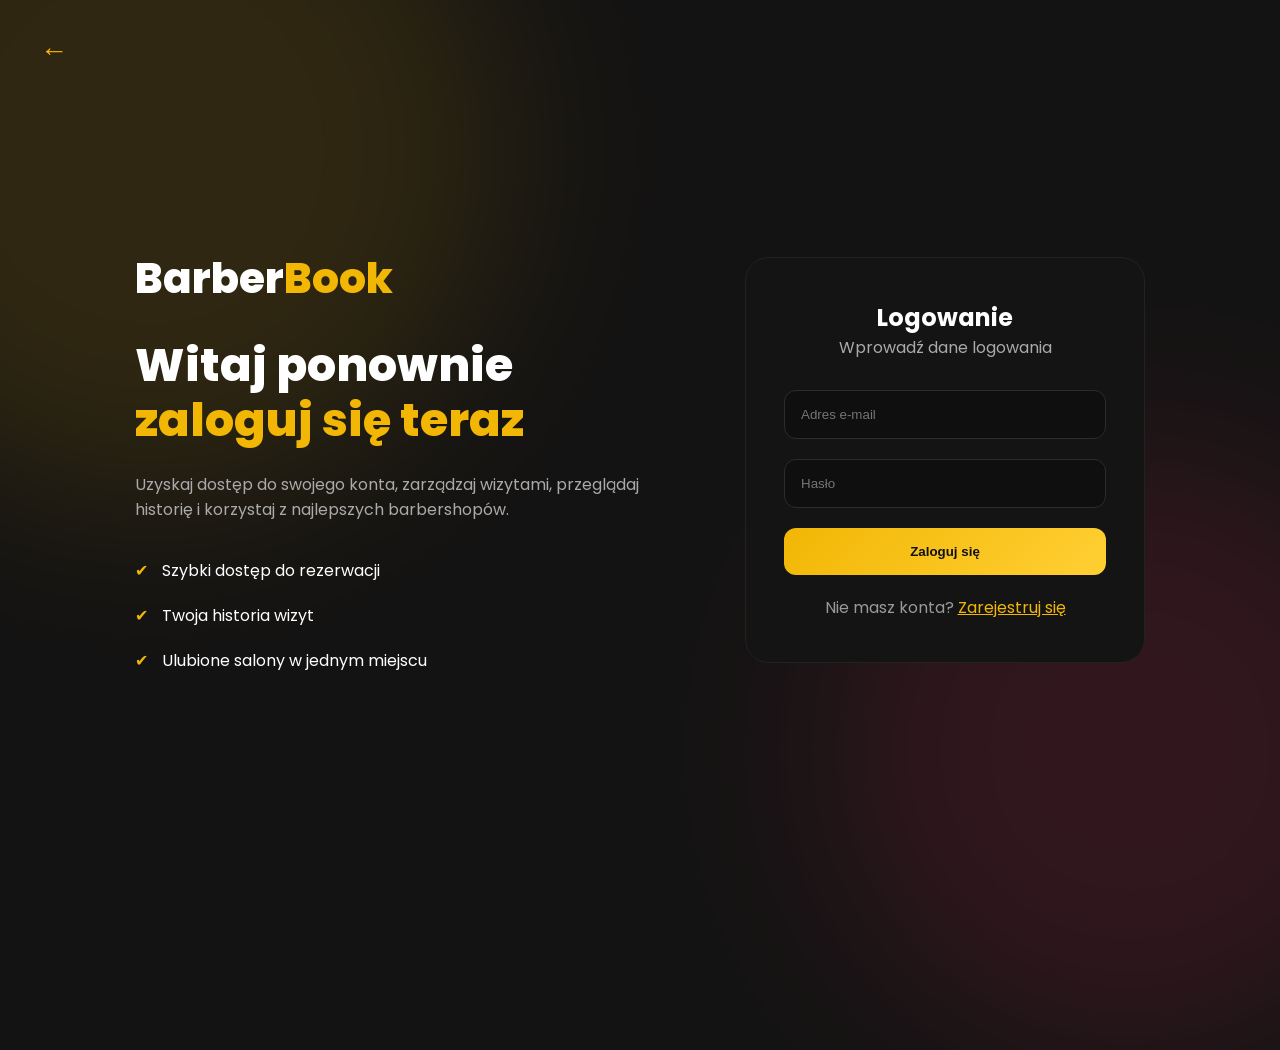
<file: frontend/wwwroot/login.html>
<!DOCTYPE html>
<html lang="pl">
<head>
    <meta charset="UTF-8">
    <meta name="viewport" content="width=device-width, initial-scale=1.0">
    <title>Logowanie — BarberBook</title>
    <link rel="stylesheet" href="loginpage.css">
    <link rel="stylesheet" href="auth.css">
    <link href="https://fonts.googleapis.com/css2?family=Poppins:wght@400;500;600;700;800&display=swap" rel="stylesheet">
</head>

<body>
    <a href="index.html" class="back-arrow">←</a>

    <!-- BACKGROUND -->
    <div class="background-glow glow-1"></div>
    <div class="background-glow glow-2"></div>

    <div class="auth-wrapper">

        <!-- LEFT SIDE -->
        <div class="auth-left">
            <div class="logo">Barber<span>Book</span></div>

            <h1>
                Witaj ponownie <br>
                <span class="highlight">zaloguj się teraz</span>
            </h1>

            <p class="hero-text">
                Uzyskaj dostęp do swojego konta, zarządzaj wizytami,
                przeglądaj historię i korzystaj z najlepszych barbershopów.
            </p>

            <div class="features">
                <div class="feature-item">
                    <span>✔</span>
                    <p>Szybki dostęp do rezerwacji</p>
                </div>

                <div class="feature-item">
                    <span>✔</span>
                    <p>Twoja historia wizyt</p>
                </div>

                <div class="feature-item">
                    <span>✔</span>
                    <p>Ulubione salony w jednym miejscu</p>
                </div>
            </div>
        </div>

        <!-- RIGHT SIDE -->
        <div class="auth-box">
            <h2>Logowanie</h2>
            <p class="subtitle">Wprowadź dane logowania</p>

            <form id="loginForm">
                <div class="input-group">
                    <input type="email" placeholder="Adres e-mail" required>
                </div>

                <div class="input-group">
                    <input type="password" placeholder="Hasło" required>
                </div>

                <button type="submit" class="auth-btn">
                    Zaloguj się
                </button>
            </form>

            <div class="auth-link">
                Nie masz konta? <a href="register.html">Zarejestruj się</a>
            </div>
        </div>

    </div>

    <script src="auth-config.js"></script>

   

</body>

</html>
</file>
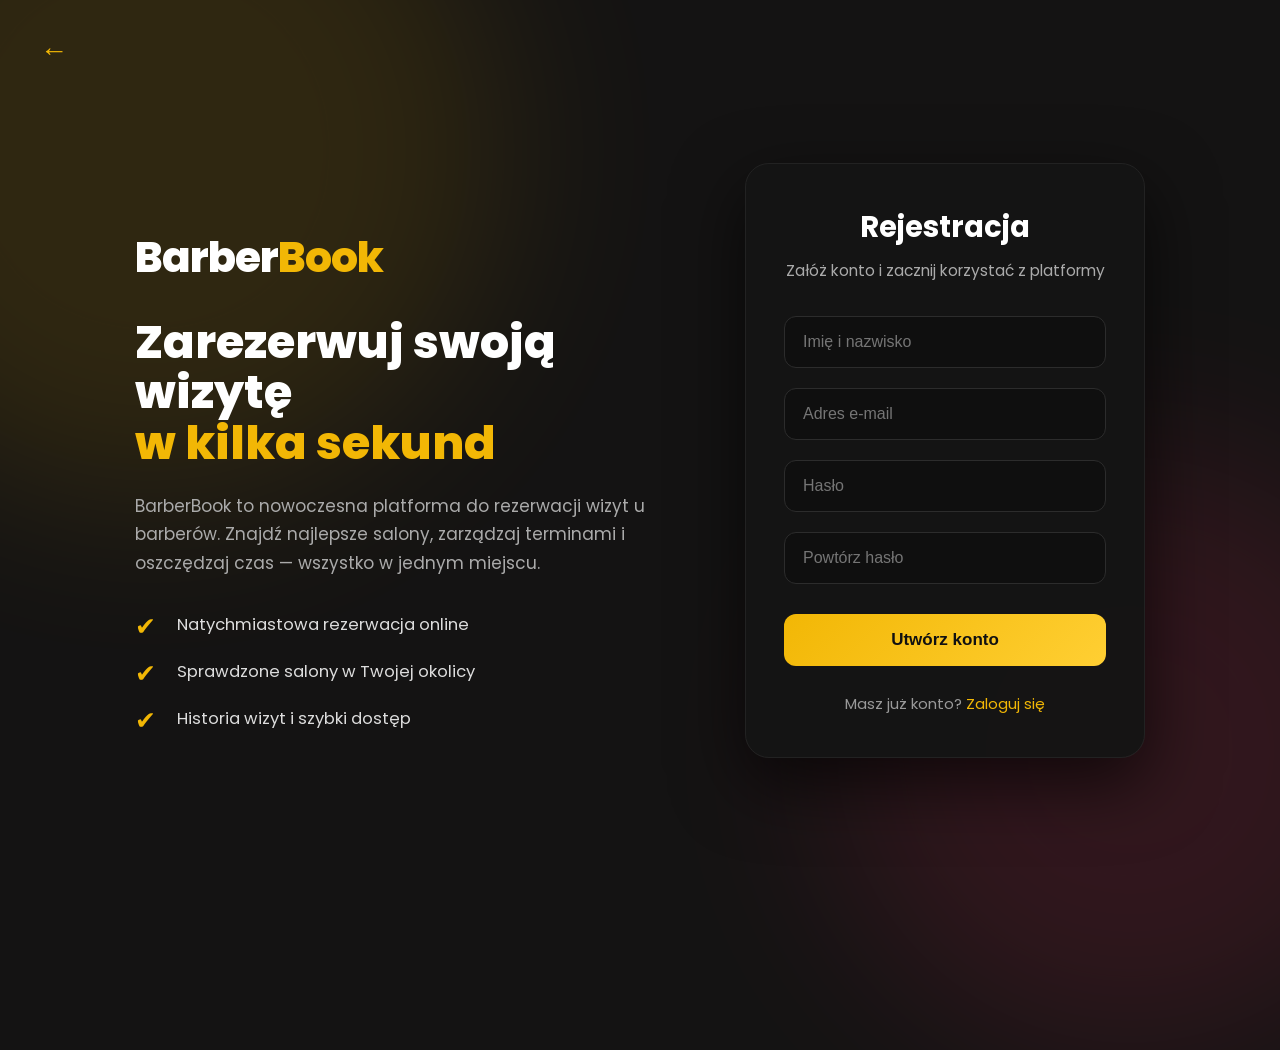
<file: frontend/wwwroot/register.html>
<!DOCTYPE html>
<html lang="pl">
<head>
    <meta charset="UTF-8">
    <meta name="viewport" content="width=device-width, initial-scale=1.0">
    <title>Rejestracja — BarberBook</title>

    <link rel="stylesheet" href="auth.css">
    <link rel="stylesheet" href="register.css">     
    <link href="https://fonts.googleapis.com/css2?family=Poppins:wght@400;500;600;700;800&display=swap" rel="stylesheet">
</head>

<body>
    <a href="index.html" class="back-arrow">←</a>
    
    <!-- Background -->
    <div class="background-glow glow-1"></div>
    <div class="background-glow glow-2"></div>

    <div class="register-wrapper">

        <!-- LEFT SIDE -->
        <div class="register-left">
            <div class="logo">Barber<span>Book</span></div>

            <h1>
                Zarezerwuj swoją wizytę <br>
                <span class="highlight">w kilka sekund</span>
            </h1>

            <p class="hero-text">
                BarberBook to nowoczesna platforma do rezerwacji wizyt u barberów.
                Znajdź najlepsze salony, zarządzaj terminami i oszczędzaj czas — wszystko w jednym miejscu.
            </p>

            <div class="features">
                <div class="feature-item">
                    <span>✔</span>
                    <p>Natychmiastowa rezerwacja online</p>
                </div>

                <div class="feature-item">
                    <span>✔</span>
                    <p>Sprawdzone salony w Twojej okolicy</p>
                </div>

                <div class="feature-item">
                    <span>✔</span>
                    <p>Historia wizyt i szybki dostęp</p>
                </div>
            </div>
        </div>

        <!-- RIGHT SIDE (FORM) -->
        <div class="register-box">
            <h2>Rejestracja</h2>
            <p class="subtitle">Załóż konto i zacznij korzystać z platformy</p>

            <form id="registerForm">
                <div class="input-group">
                    <input type="text" placeholder="Imię i nazwisko" required>
                </div>

                <div class="input-group">
                    <input type="email" placeholder="Adres e-mail" required>
                </div>

                <div class="input-group">
                    <input type="password" placeholder="Hasło" required>
                </div>

                <div class="input-group">
                    <input type="password" placeholder="Powtórz hasło" required>
                </div>

                <button type="submit" class="register-btn">
                    Utwórz konto
                </button>
            </form>

            <div class="login-link">
                Masz już konto? <a href="login.html">Zaloguj się</a>
            </div>
        </div>

    </div>

    <script src="auth-config.js"></script>

    

</body>
</html>
</file>
<file: frontend/wwwroot/loginpage.css>
.auth-left h1 {
    line-height: 1.2;
}
</file>
<file: frontend/wwwroot/auth.css>
/* ===== BASE ===== */
* {
    margin: 0;
    padding: 0;
    box-sizing: border-box;
}

body {
    background: #141313;
    color: white;
    min-height: 100vh;
    font-family: 'Poppins', sans-serif;
    position: relative;
    overflow-x: hidden;
}

/* BACKGROUND */
.background-glow {
    position: absolute;
    border-radius: 50%;
    filter: blur(90px);
    opacity: 0.12;
    z-index: -1;
}

.glow-1 {
    width: 700px;
    height: 700px;
    background: #f2b705;
    top: -200px;
    left: -200px;
}

.glow-2 {
    width: 600px;
    height: 600px;
    background: #ff3366;
    bottom: -150px;
    right: -150px;
}

/* LAYOUT */
.auth-wrapper {
    display: flex;
    justify-content: center;
    align-items: flex-start;
    min-height: 100vh;
    gap: 90px;
    padding: 60px 40px 40px;
    max-width: 1450px;
    margin: 0 auto;
}

.auth-left,
.auth-box {
    margin-top: auto;
    margin-bottom: auto;
}

/* LEFT */
.auth-left {
    max-width: 520px;
    width: 100%;
}

.logo {
    font-size: 42px;
    font-weight: 800;
    margin-bottom: 28px;
}

.logo span {
    color: #f2b705;
}

.auth-left h1 {
    font-size: 46px;
    font-weight: 800;
    margin-bottom: 24px;
}

.highlight {
    color: #f2b705;
}

.hero-text {
    color: #aaa;
    margin-bottom: 36px;
}

/* FEATURES */
.features {
    display: flex;
    flex-direction: column;
    gap: 20px;
}

.feature-item {
    display: flex;
    gap: 14px;
}

.feature-item span {
    color: #f2b705;
}

/* FORM */
.auth-box {
    background: rgba(20, 20, 20, 0.97);
    border: 1.5px solid #222;
    border-radius: 24px;
    padding: 42px 38px;
    max-width: 400px;
    width: 100%;
}

.auth-box h2 {
    text-align: center;
}

.subtitle {
    text-align: center;
    color: #aaa;
    margin-bottom: 30px;
}

/* INPUTS */
.input-group {
    margin-bottom: 20px;
}

.input-group input {
    width: 100%;
    padding: 16px;
    background: #0f0f0f;
    border: 1.5px solid #2c2c2c;
    border-radius: 12px;
    color: white;
}

.input-group input:focus {
    border-color: #f2b705;
}

/* BUTTON */
.auth-btn {
    width: 100%;
    padding: 16px;
    border-radius: 12px;
    border: none;
    background: linear-gradient(135deg, #f2b705, #ffcf33);
    color: #111;
    font-weight: 700;
    cursor: pointer;
}

/* LINKS */
.auth-link {
    text-align: center;
    margin-top: 20px;
    color: #999;
}

.auth-link a {
    color: #f2b705;
}


.back-arrow {
    position: absolute;
    top: 30px;
    left: 40px;
    font-size: 28px;
    text-decoration: none;
    color: #f2b705;
    font-weight: 700;
    transition: 0.2s;
}


.back-arrow {
    position: absolute;
    top: 30px;
    left: 40px;
    font-size: 28px;
    text-decoration: none;
    color: #f2b705;
    font-weight: 700;
    transition: 0.2s;
    z-index: 999; /* ВОТ ЭТО ВАЖНО */
}
</file>
<file: frontend/wwwroot/register.css>
/* ===== BASE ===== */
* {
    margin: 0;
    padding: 0;
    box-sizing: border-box;
}

body {
    background: #141313;
    color: white;
    min-height: 100vh;
    font-family: 'Poppins', sans-serif;
    position: relative;
    overflow-x: hidden;
}

/* Background glows */
.background-glow {
    position: absolute;
    border-radius: 50%;
    filter: blur(90px);
    opacity: 0.12;
    z-index: -1;
}

.glow-1 {
    width: 700px;
    height: 700px;
    background: #f2b705;
    top: -200px;
    left: -200px;
}

.glow-2 {
    width: 600px;
    height: 600px;
    background: #ff3366;
    bottom: -150px;
    right: -150px;
}

/* ===== MAIN LAYOUT ===== */
.register-wrapper {
    display: flex;
    justify-content: center;
    align-items: flex-start;        /* Изменено с center */
    min-height: 100vh;
    gap: 90px;
    padding: 60px 40px 40px;
    max-width: 1450px;
    margin: 0 auto;
}

/* Чтобы форма не улетала вниз — делаем выравнивание по центру через padding */
.register-left,
.register-box {
    margin-top: auto;
    margin-bottom: auto;
}

/* ===== LEFT BLOCK ===== */
.register-left {
    max-width: 520px;
    width: 100%;
    padding-top: 40px;               /* Дополнительный отступ сверху */
}

.logo {
    font-size: 42px;
    font-weight: 800;
    letter-spacing: -1px;
    margin-bottom: 28px;
}

.logo span {
    color: #f2b705;
}

.register-left h1 {
    font-size: 46px;
    line-height: 1.1;
    font-weight: 800;
    margin-bottom: 24px;
}

.highlight {
    color: #f2b705;
}

.hero-text {
    font-size: 17px;
    line-height: 1.65;
    color: #aaaaaa;
    margin-bottom: 36px;
}

/* ===== FEATURES ===== */
.features {
    display: flex;
    flex-direction: column;
    gap: 20px;
}

.feature-item {
    display: flex;
    align-items: flex-start;
    gap: 14px;
}

.feature-item span {
    color: #f2b705;
    font-size: 1.55rem;
    line-height: 1.1;
    min-width: 28px;
}

.feature-item p {
    font-size: 16.5px;
    color: #ddd;
    line-height: 1.5;
}

/* ===== FORM BLOCK ===== */
.register-box {
    background: rgba(20, 20, 20, 0.97);
    border: 1.5px solid #222;
    border-radius: 24px;
    box-shadow: 0 25px 70px rgba(0, 0, 0, 0.65);
    padding: 42px 38px;
    width: 100%;
    max-width: 400px;
    flex-shrink: 0;
}

.register-box h2 {
    font-size: 29px;
    text-align: center;
    margin-bottom: 10px;
}

.subtitle {
    text-align: center;
    color: #aaa;
    margin-bottom: 34px;
    font-size: 15.5px;
}

/* ===== INPUTS ===== */
.input-group {
    margin-bottom: 20px;
}

.input-group input {
    width: 100%;
    padding: 16px 18px;
    background: #0f0f0f;
    border: 1.5px solid #2c2c2c;
    border-radius: 12px;
    color: white;
    font-size: 16px;
    outline: none;
    transition: all 0.3s;
}

.input-group input:focus {
    border-color: #f2b705;
    box-shadow: 0 0 0 4px rgba(242, 183, 5, 0.18);
}

/* ===== BUTTON ===== */
.register-btn {
    width: 100%;
    padding: 16px;
    border: none;
    border-radius: 12px;
    background: linear-gradient(135deg, #f2b705, #ffcf33);
    color: #111;
    font-size: 17px;
    font-weight: 700;
    cursor: pointer;
    transition: all 0.3s;
    margin-top: 10px;
}

.register-btn:hover {
    transform: translateY(-3px);
    box-shadow: 0 15px 35px rgba(242, 183, 5, 0.45);
}

/* ===== LINK ===== */
.login-link {
    text-align: center;
    margin-top: 26px;
    color: #999;
    font-size: 15px;
}

.login-link a {
    color: #f2b705;
    text-decoration: none;
}

.login-link a:hover {
    text-decoration: underline;
}

/* ================= RESPONSIVE ================= */
@media (max-width: 1100px) {
    .register-wrapper {
        gap: 60px;
        padding: 50px 30px;
    }
}

@media (max-width: 950px) {
    .register-wrapper {
        flex-direction: column;
        align-items: center;
        padding: 40px 20px;
        gap: 50px;
    }
    
    .register-left {
        text-align: center;
        padding-top: 0;
        max-width: 100%;
    }
    
    .features {
        align-items: center;
    }
}

@media (max-width: 480px) {
    .register-left h1 {
        font-size: 36px;
    }
    .register-box {
        padding: 32px 24px;
    }
}
</file>
